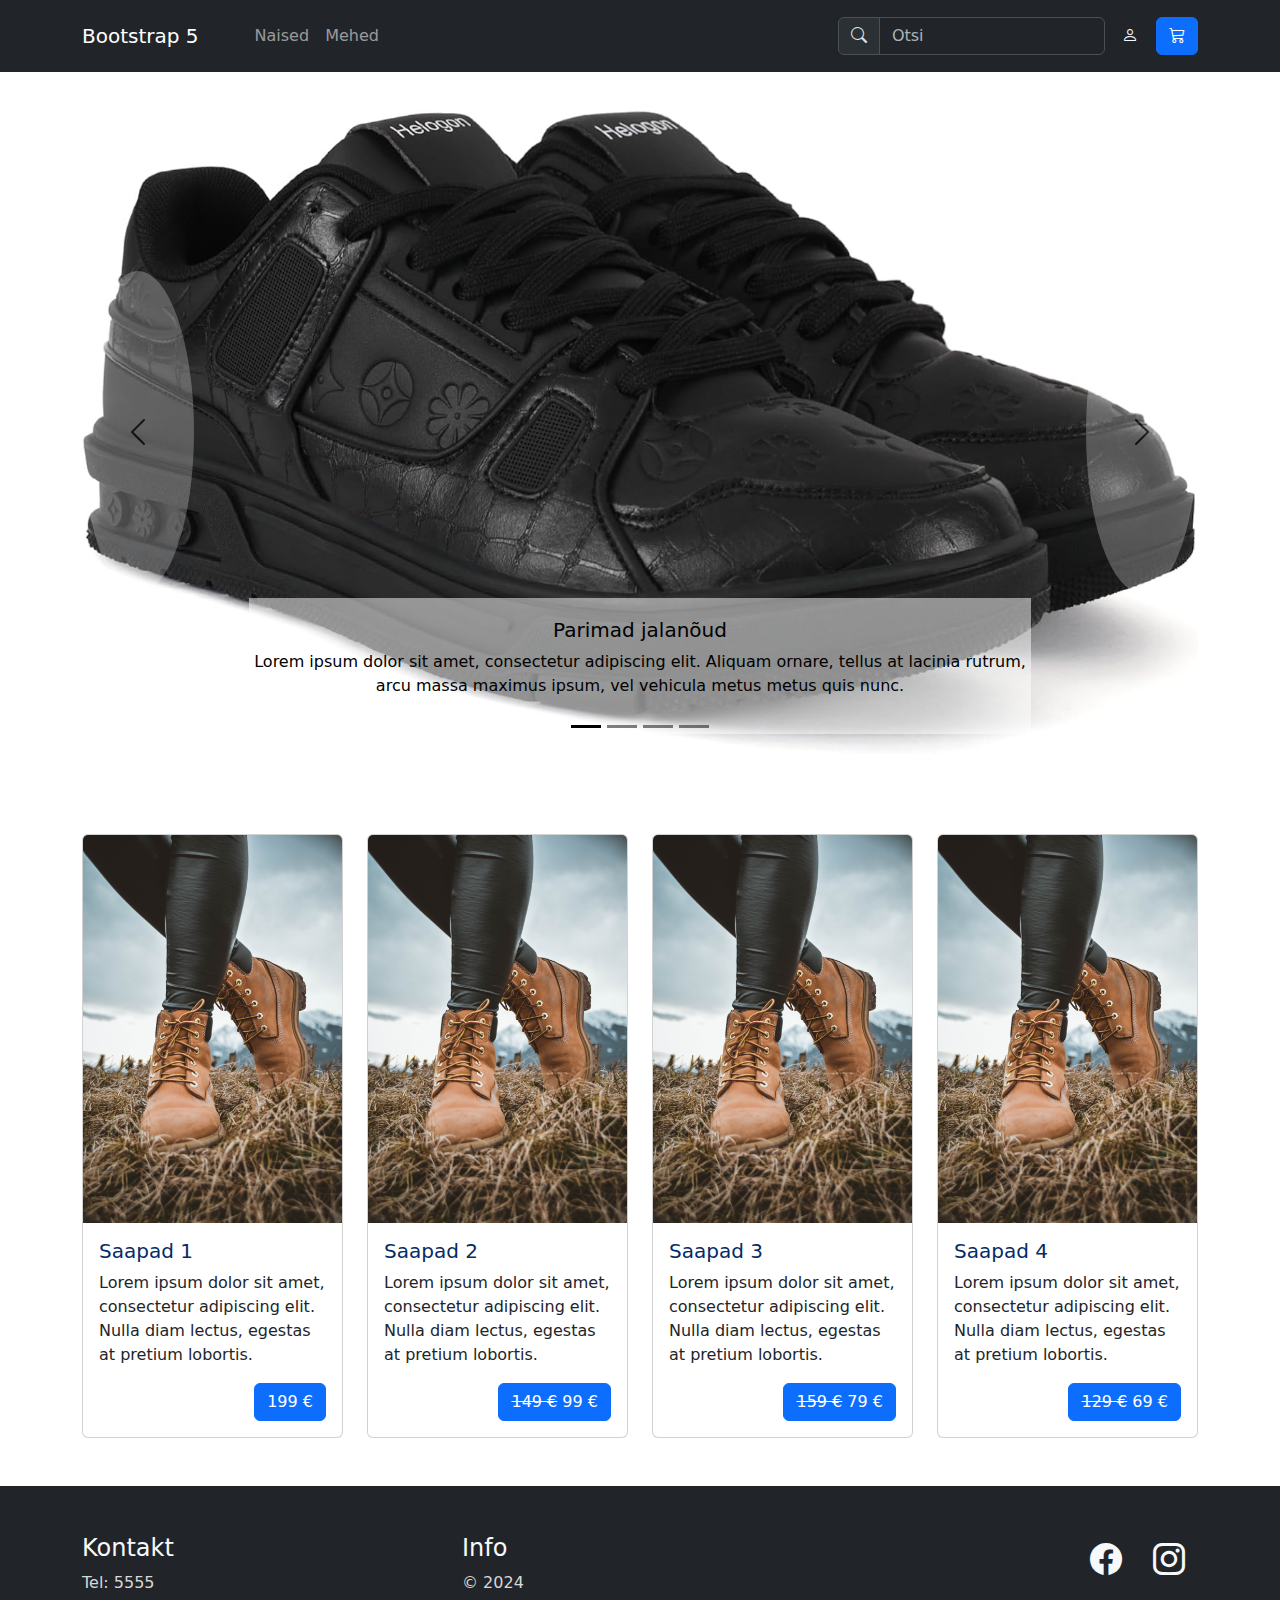
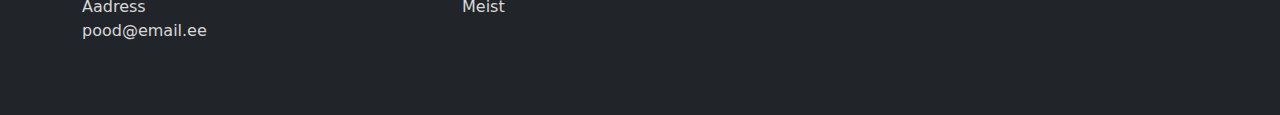
<file: index.html>
<!doctype html>
<html lang="et">

<head>
  <meta charset="utf-8">
  <meta name="viewport" content="width=device-width, initial-scale=1">
  <meta name="description" content="Ülesanne 3 Bootstrap">
  <meta name="author" content="">
  <title>Ülesanne 3 Bootstrap</title>
  <!--Bootstrap CSS-->
  <link href="https://cdn.jsdelivr.net/npm/bootstrap@5.3.3/dist/css/bootstrap.min.css" rel="stylesheet"
    integrity="sha384-QWTKZyjpPEjISv5WaRU9OFeRpok6YctnYmDr5pNlyT2bRjXh0JMhjY6hW+ALEwIH" crossorigin="anonymous">
  <!--Bootstrap ikoonid-->
  <link href="https://cdn.jsdelivr.net/npm/bootstrap-icons@1.9.1/font/bootstrap-icons.css" rel="stylesheet">
  <!--minu CSS-->
  <link rel="stylesheet" href="custom.css">
</head>

<body>
<!-- Navigatsioon --->
  <nav class="navbar navbar-expand-lg bg-dark py-3 fixed-top" data-bs-theme="dark">
    <div class="container">
      <button class="navbar-toggler" type="button" data-bs-toggle="collapse" data-bs-target="#navbarSupportedContent"
        aria-controls="navbarSupportedContent" aria-expanded="false" aria-label="Toggle navigation">
        <span class="navbar-toggler-icon"></span>
      </button>
      <a class="navbar-brand me-5" href="index.html">Bootstrap 5</a>
      <div class="collapse navbar-collapse" id="navbarSupportedContent">
        <ul class="navbar-nav me-auto">
          <li class="nav-item dropdown">
            <a class="nav-link dropdown" href="#" id="navbarDropdown" role="button" data-bs-toggle="dropdown"
              aria-expanded="false">Naised</a>
            <ul class="dropdown-menu" aria-labelledby="navbarDropdown">
              <li><a class="dropdown-item" href="#">Kingad</a></li>
              <div class="dropdown-divider"></div>
              <li><a class="dropdown-item" href="#">Saapad</a></li>
            </ul>
          </li>
          <li class="nav-item dropdown">
            <a class="nav-link dropdown" href="#" id="navbarDropdown" role="button" data-bs-toggle="dropdown"
              aria-expanded="false">Mehed</a>
            <ul class="dropdown-menu" aria-labelledby="navbarDropdown">
              <li><a class="dropdown-item" href="#">Kingad</a></li>
              <div class="dropdown-divider"></div>
              <li><a class="dropdown-item" href="#">Saapad</a></li>
            </ul>
          </li>
        </ul>
       
		<!--Otsi vorm -->
        <form class="d-flex me-1">
          <div class="input-group">
            <div class="input-group-text"><span class="bi bi-search mb-2"></span></div>
            <input class="form-control" type="search" placeholder="Otsi" aria-label="Search">
          </div>
        </form>
      </div>
      <div class="float-end">
       
	   <!--Login ikoon-->
        <button class="btn btn-link text-light" type="submit"><span class="bi bi-person"></span></button>
        
	   <!--Ostukorvi ikoon-->
     <a class="btn btn-primary" href="ostukorv.html" type="submit"><span class="bi bi-cart3"></span></button></a>
      
	  </div>
    </div>
  </nav>
  
  <!--Tee ise: siia konteinerisse lisa pildikarusell-->
  <div class="container">
    <div class="top-space"></div>
    <div class="empty-space"></div>
    <div id="carousel-main" class="carousel slide d-flex align-items-bottom" data-bs-ride="carousel" data-bs-theme="dark">
      <div class="carousel-indicators">
        <button type="button" data-bs-target="#carousel-main" data-bs-slide-to="0" class="active" aria-current="true" aria-label="Slide 1"></button>
        <button type="button" data-bs-target="#carousel-main" data-bs-slide-to="1" aria-label="Slide 2"></button>
        <button type="button" data-bs-target="#carousel-main" data-bs-slide-to="2" aria-label="Slide 3"></button>
        <button type="button" data-bs-target="#carousel-main" data-bs-slide-to="3" aria-label="Slide 4"></button>
      </div>
      <div class="carousel-inner">
        <div class="carousel-item active">
          <img src="shoes1.jpg" class="d-block w-100" alt="...">
          <div class="carousel-caption d-none d-xl-block">
            <h5>Parimad jalanõud</h5>
            <p>Lorem ipsum dolor sit amet, consectetur adipiscing elit. Aliquam ornare, tellus at lacinia rutrum, arcu massa maximus ipsum, vel vehicula metus metus quis nunc.</p>
          </div>
        </div>
        <div class="carousel-item">
          <img src="shoes1.jpg" class="d-block w-100" alt="...">
          <div class="carousel-caption d-none d-xl-block">
            <h5>Leiate kindlasti midagi endale sobivat</h5>
            <p>Lorem ipsum quis massa leo. Etiam nec varius magna. Morbi elementum diam sit amet metus fringilla gravida at molestie dolor.</p>
          </div>
        </div>
        <div class="carousel-item">
          <img src="shoes1.jpg" class="d-block w-100" alt="...">
        </div>
        <div class="carousel-item">
          <img src="shoes1.jpg" class="d-block w-100" alt="...">
        </div>
      </div>
      <button class="carousel-control-prev" type="button" data-bs-target="#carousel-main" data-bs-slide="prev">
        <span class="carousel-control-prev-icon" aria-hidden="true"></span>
        <span class="visually-hidden">Previous</span>
      </button>
      <button class="carousel-control-next" type="button" data-bs-target="#carousel-main" data-bs-slide="next">
        <span class="carousel-control-next-icon" aria-hidden="true"></span>
        <span class="visually-hidden">Next</span>
      </button>
    </div>
    <div class="top-space"></div>
  </div>
  
  <!--Tooted avalehel kaartidena-->
  <div class="container overflow-hidden">
    <div class="row g-4 row justify-content-center">
      <div class="col-xl-3 col-md-6">
        <div class="card">
          <img src="stephan-seeber-NzAfGi8XuA4-unsplash.jpg" class="card-img-top" alt="pilt">
          <div class="card-body">
            <h5 class="card-title text-primary-emphasis">Saapad 1</h5>
            <p class="card-text">Lorem ipsum dolor sit amet, consectetur adipiscing elit. Nulla diam lectus, egestas at
              pretium lobortis.</p>
            <a href="toode.html" class="btn btn-primary float-end">199 €</a>
          </div>
        </div>
      </div>
      <div class="col-xl-3 col-md-6">
        <div class="card">
          <img src="stephan-seeber-NzAfGi8XuA4-unsplash.jpg" class="card-img-top" alt="pilt">
          <div class="card-body">
            <h5 class="card-title text-primary-emphasis">Saapad 2</h5>
            <p class="card-text">Lorem ipsum dolor sit amet, consectetur adipiscing elit. Nulla diam lectus, egestas at
              pretium lobortis.</p>
            <a href="#" class="btn btn-primary float-end"><s>149 €</s> 99 € </a>
          </div>
        </div>
      </div>
      <div class="col-xl-3 col-md-6">
        <div class="card">
          <img src="stephan-seeber-NzAfGi8XuA4-unsplash.jpg" class="card-img-top" alt="pilt">
          <div class="card-body">
            <h5 class="card-title text-primary-emphasis">Saapad 3</h5>
            <p class="card-text">Lorem ipsum dolor sit amet, consectetur adipiscing elit. Nulla diam lectus, egestas at
              pretium lobortis.</p>
            <a href="#" class="btn btn-primary float-end"><s>159 €</s> 79 €</a>
          </div>
        </div>
      </div>
      <div class="col-xl-3  col-md-6">
        <div class="card">
          <img src="stephan-seeber-NzAfGi8XuA4-unsplash.jpg" class="card-img-top" alt="pilt">
          <div class="card-body">
            <h5 class="card-title text-primary-emphasis">Saapad 4</h5>
            <p class="card-text">Lorem ipsum dolor sit amet, consectetur adipiscing elit. Nulla diam lectus, egestas at
              pretium lobortis.</p>
            <a href="#" class="btn btn-primary float-end"><s>129 €</s> 69 €</a>
          </div>
        </div>
      </div>
    </div>
  </div>
  
  <!--Tee ise: kujunda siia korrektne jalus - lisa kontaktid ja sotsiaalvõrgustike lingid ikoonidega.-->
  <footer class="footer bg-dark text-light">
    <div class="container">
      <div class="row">

        <div class="col-lg">
          <div class="float-lg-start">
            <h4 class="mb-2">Kontakt</h4>
            <p class="mb-0">Tel: 5555</p>
            <p class="mb-0">Aadress</p>
            <p class="mb-4"><a href="#">pood@email.ee</a></p>
          </div>
        </div>

        <div class="col-lg">
          <div class="float-lg-start">
            <h4 class="mb-2">Info</h4>
            <p class="mb-0">© 2024</p>
            <p class="mb-4"><a href="meist.html">Meist</a></p>
          </div>
        </div>
  
        <div class="col-lg">
          <div class="float-lg-end">
            <a class="btn btn-dark text-light" href="#" type="submit"><span class="bi bi-facebook h2"></span></button></a>
            <a class="btn btn-dark text-light" href="#" type="submit"><span class="bi bi-instagram h2"></span></button></a>
          </div>
        </div>

      </div>
    </div>
  </footer>
  
  <!--Popper.js-->
  <script src="https://cdn.jsdelivr.net/npm/@popperjs/core@2.11.8/dist/umd/popper.min.js"
    integrity="sha384-I7E8VVD/ismYTF4hNIPjVp/Zjvgyol6VFvRkX/vR+Vc4jQkC+hVqc2pM8ODewa9r"
    crossorigin="anonymous"></script>
  
  <!--Bootstrap.js-->
  <script src="https://cdn.jsdelivr.net/npm/bootstrap@5.3.3/dist/js/bootstrap.min.js"
    integrity="sha384-0pUGZvbkm6XF6gxjEnlmuGrJXVbNuzT9qBBavbLwCsOGabYfZo0T0to5eqruptLy"
    crossorigin="anonymous"></script>

</body>

</html>
</file>
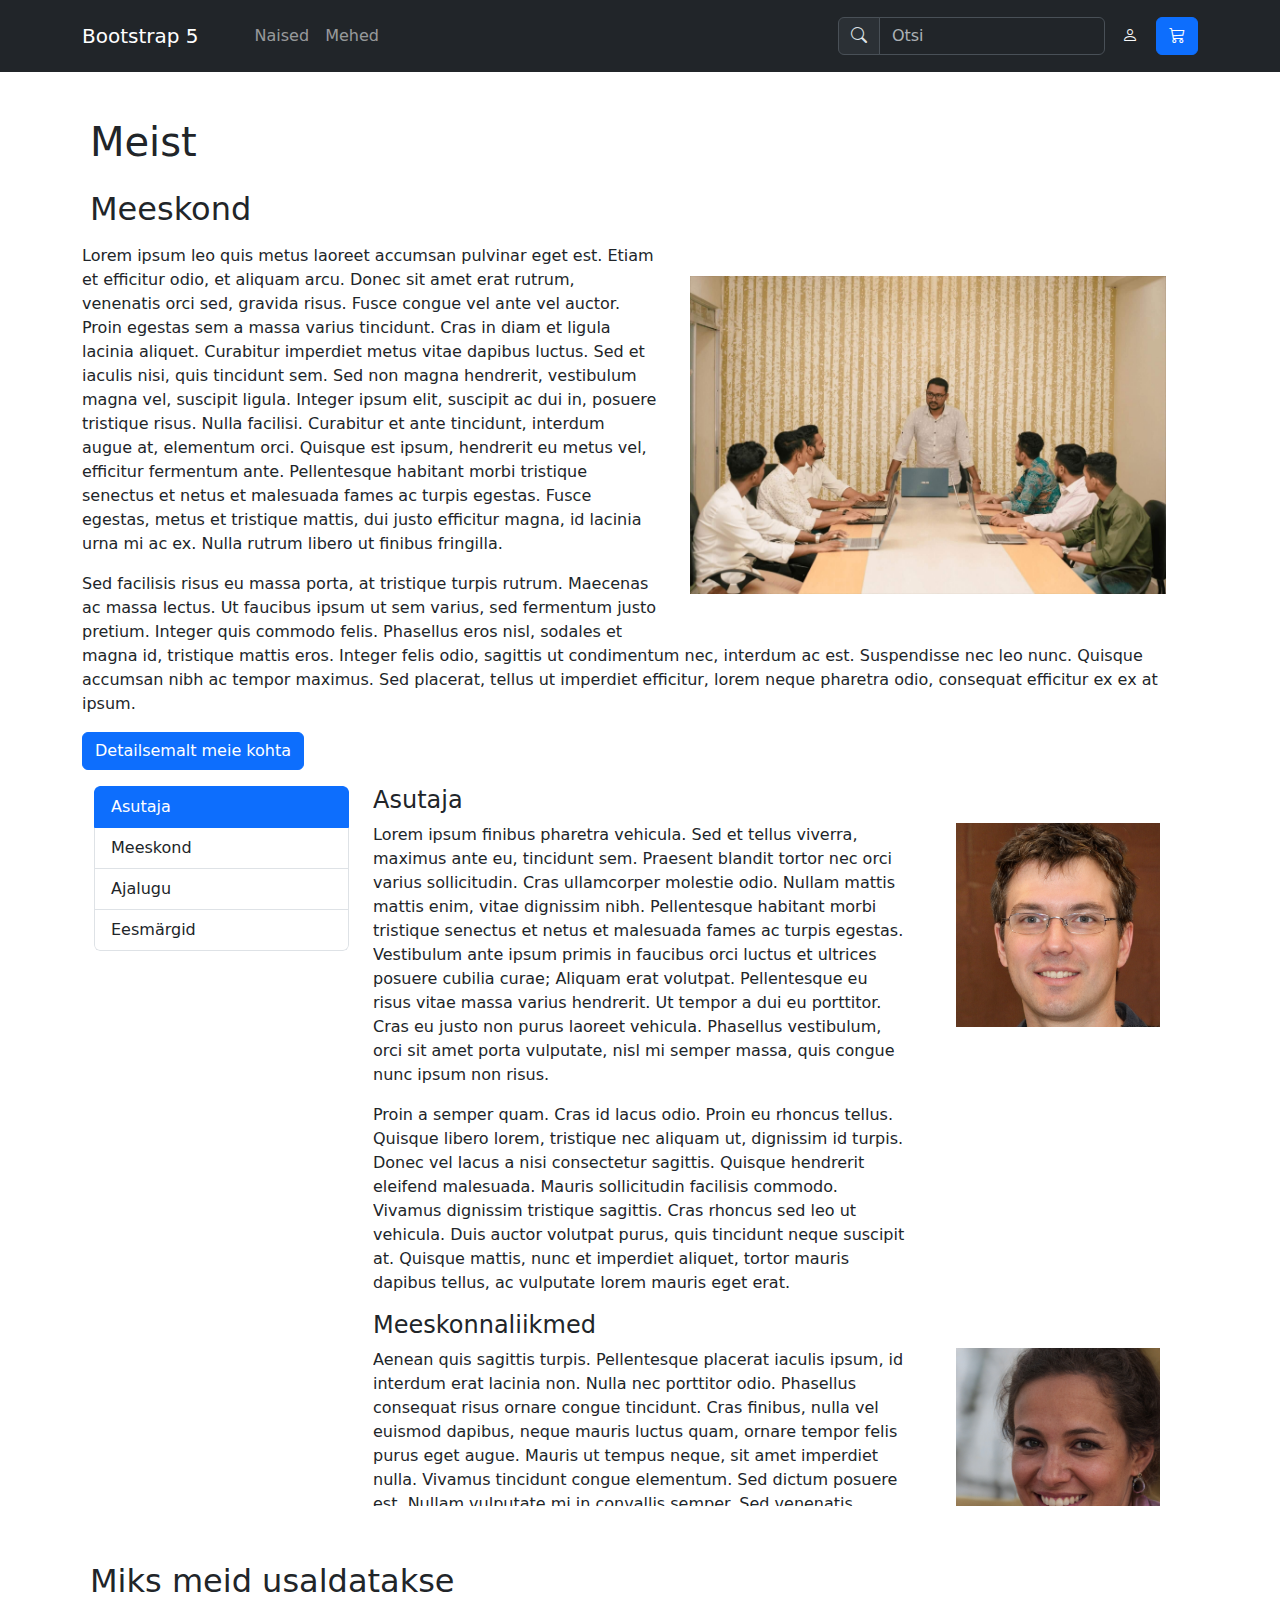
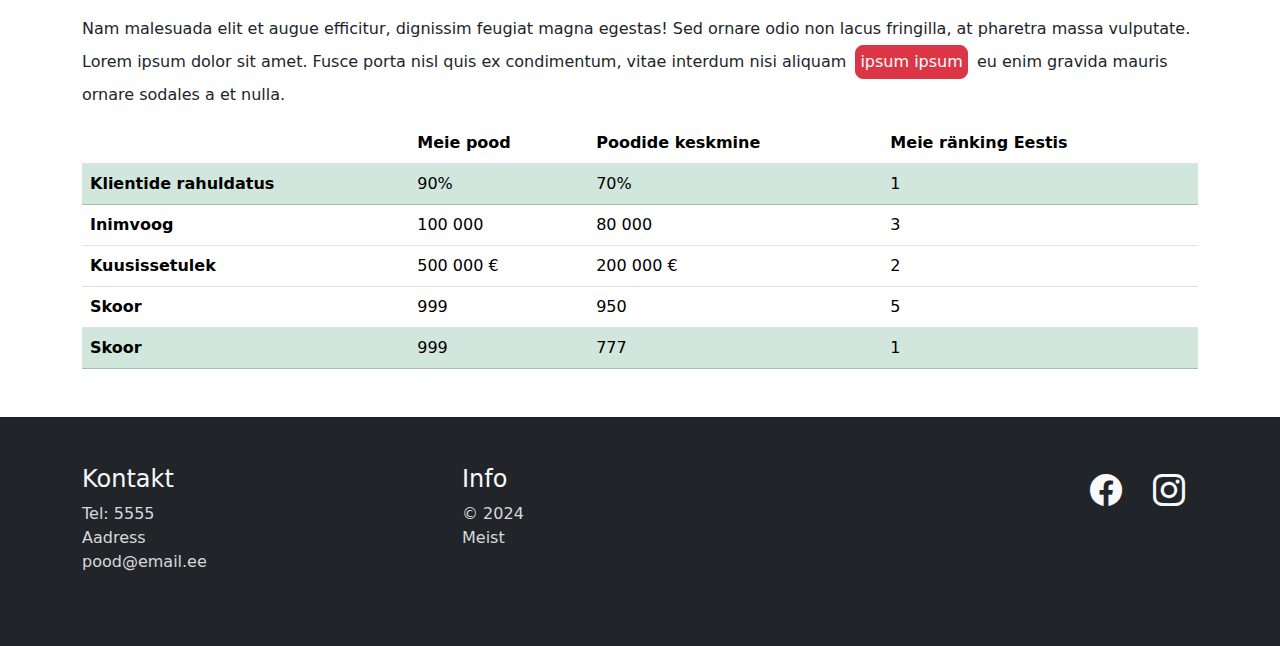
<file: meist.html>
<!doctype html>
<html lang="et">

<head>
  <meta charset="utf-8">
  <meta name="viewport" content="width=device-width, initial-scale=1">
  <meta name="description" content="Ülesanne 3 Bootstrap">
  <meta name="author" content="">
  <title>Ülesanne 3 Bootstrap</title>
  <!--Bootstrap CSS-->
  <link href="https://cdn.jsdelivr.net/npm/bootstrap@5.3.3/dist/css/bootstrap.min.css" rel="stylesheet"
    integrity="sha384-QWTKZyjpPEjISv5WaRU9OFeRpok6YctnYmDr5pNlyT2bRjXh0JMhjY6hW+ALEwIH" crossorigin="anonymous">
  <!--Bootstrap ikoonid-->
  <link href="https://cdn.jsdelivr.net/npm/bootstrap-icons@1.9.1/font/bootstrap-icons.css" rel="stylesheet">
  <!--minu CSS-->
  <link rel="stylesheet" href="custom.css">
</head>

<body>
<!-- Navigatsioon --->
  <nav class="navbar navbar-expand-lg bg-dark py-3 fixed-top" data-bs-theme="dark">
    <div class="container">
      <button class="navbar-toggler" type="button" data-bs-toggle="collapse" data-bs-target="#navbarSupportedContent"
        aria-controls="navbarSupportedContent" aria-expanded="false" aria-label="Toggle navigation">
        <span class="navbar-toggler-icon"></span>
      </button>
      <a class="navbar-brand me-5" href="index.html">Bootstrap 5</a>
      <div class="collapse navbar-collapse" id="navbarSupportedContent">
        <ul class="navbar-nav me-auto">
          <li class="nav-item dropdown">
            <a class="nav-link dropdown" href="#" id="navbarDropdown" role="button" data-bs-toggle="dropdown"
              aria-expanded="false">Naised</a>
            <ul class="dropdown-menu" aria-labelledby="navbarDropdown">
              <li><a class="dropdown-item" href="#">Kingad</a></li>
              <div class="dropdown-divider"></div>
              <li><a class="dropdown-item" href="#">Saapad</a></li>
            </ul>
          </li>
          <li class="nav-item dropdown">
            <a class="nav-link dropdown" href="#" id="navbarDropdown" role="button" data-bs-toggle="dropdown"
              aria-expanded="false">Mehed</a>
            <ul class="dropdown-menu" aria-labelledby="navbarDropdown">
              <li><a class="dropdown-item" href="#">Kingad</a></li>
              <div class="dropdown-divider"></div>
              <li><a class="dropdown-item" href="#">Saapad</a></li>
            </ul>
          </li>
        </ul>
       
		<!--Otsi vorm -->
        <form class="d-flex me-1">
          <div class="input-group">
            <div class="input-group-text"><span class="bi bi-search mb-2"></span></div>
            <input class="form-control" type="search" placeholder="Otsi" aria-label="Search">
          </div>
        </form>
      </div>
      <div class="float-end">
       
	   <!--Login ikoon-->
        <button class="btn btn-link text-light" type="submit"><span class="bi bi-person"></span></button>
        
	   <!--Ostukorvi ikoon-->
     <a class="btn btn-primary" href="ostukorv.html" type="submit"><span class="bi bi-cart3"></span></button></a>
      
	  </div>
    </div>
  </nav>
  
  <!--Tee ise: siia konteinerisse lisa pildikarusell-->
  <div class="container">
    <div class="top-space"></div>
    <div class="empty-space"></div>
    <div class="p-2">
        <h1>Meist</h1>
    </div>

    <div class="p-2">
        <h2>Meeskond</h2>
    </div>
    <img src="team.jpg" class= "about d-none d-xl-block" style="float: right">
    <p>Lorem ipsum leo quis metus laoreet accumsan pulvinar eget est. Etiam et efficitur odio, et aliquam arcu. Donec sit amet erat rutrum, venenatis orci sed, gravida risus. Fusce congue vel ante vel auctor. Proin egestas sem a massa varius tincidunt. Cras in diam et ligula lacinia aliquet. Curabitur imperdiet metus vitae dapibus luctus. Sed et iaculis nisi, quis tincidunt sem. Sed non magna hendrerit, vestibulum magna vel, suscipit ligula. Integer ipsum elit, suscipit ac dui in, posuere tristique risus. Nulla facilisi. Curabitur et ante tincidunt, interdum augue at, elementum orci. Quisque est ipsum, hendrerit eu metus vel, efficitur fermentum ante. Pellentesque habitant morbi tristique senectus et netus et malesuada fames ac turpis egestas. Fusce egestas, metus et tristique mattis, dui justo efficitur magna, id lacinia urna mi ac ex. Nulla rutrum libero ut finibus fringilla.</p>
    <p>Sed facilisis risus eu massa porta, at tristique turpis rutrum. Maecenas ac massa lectus. Ut faucibus ipsum ut sem varius, sed fermentum justo pretium. Integer quis commodo felis. Phasellus eros nisl, sodales et magna id, tristique mattis eros. Integer felis odio, sagittis ut condimentum nec, interdum ac est. Suspendisse nec leo nunc. Quisque accumsan nibh ac tempor maximus. Sed placerat, tellus ut imperdiet efficitur, lorem neque pharetra odio, consequat efficitur ex ex at ipsum.</p>

    <p class="d-inline-flex gap-1">
        <button class="btn btn-primary" type="button" data-bs-toggle="collapse" data-bs-target="#meie-kohta" aria-expanded="true" aria-controls="meie-kohta">
          Detailsemalt meie kohta
        </button>
      </p>
    <div class="collapse show" id="meie-kohta">
        <div class="container">
          
            <div class="row">
                <div class="col-3">
                  <div id="list-example" class="list-group">
                    <a class="list-group-item list-group-item-action" href="#list-item-1">Asutaja</a>
                    <a class="list-group-item list-group-item-action" href="#list-item-2">Meeskond</a>
                    <a class="list-group-item list-group-item-action" href="#list-item-3">Ajalugu</a>
                    <a class="list-group-item list-group-item-action" href="#list-item-4">Eesmärgid</a>
                  </div>
                </div>
                <div class="col-9">
                  <div data-bs-spy="scroll" data-bs-target="#list-example" data-bs-smooth-scroll="true" class="scrollspy" tabindex="0" style="max-height: 80vh; overflow: scroll;">
                    <h4 id="list-item-1">Asutaja</h4>
                        <div class="row">
                            <div class="col-lg-8">
                                <p>Lorem ipsum finibus pharetra vehicula. Sed et tellus viverra, maximus ante eu, tincidunt sem. Praesent blandit tortor nec orci varius sollicitudin. Cras ullamcorper molestie odio. Nullam mattis mattis enim, vitae dignissim nibh. Pellentesque habitant morbi tristique senectus et netus et malesuada fames ac turpis egestas. Vestibulum ante ipsum primis in faucibus orci luctus et ultrices posuere cubilia curae; Aliquam erat volutpat. Pellentesque eu risus vitae massa varius hendrerit. Ut tempor a dui eu porttitor. Cras eu justo non purus laoreet vehicula. Phasellus vestibulum, orci sit amet porta vulputate, nisl mi semper massa, quis congue nunc ipsum non risus.</p>
                                <p>Proin a semper quam. Cras id lacus odio. Proin eu rhoncus tellus. Quisque libero lorem, tristique nec aliquam ut, dignissim id turpis. Donec vel lacus a nisi consectetur sagittis. Quisque hendrerit eleifend malesuada. Mauris sollicitudin facilisis commodo. Vivamus dignissim tristique sagittis. Cras rhoncus sed leo ut vehicula. Duis auctor volutpat purus, quis tincidunt neque suscipit at. Quisque mattis, nunc et imperdiet aliquet, tortor mauris dapibus tellus, ac vulputate lorem mauris eget erat.</p>
                            </div>
                            <div class="col-lg-4">
                                <img src="person0.png" class="person-img">
                            </div>
                        </div>
                    <h4 id="list-item-2">Meeskonnaliikmed</h4>
                    <div class="row">
                        <div class="col-lg-8">
                            <p>Aenean quis sagittis turpis. Pellentesque placerat iaculis ipsum, id interdum erat lacinia non. Nulla nec porttitor odio. Phasellus consequat risus ornare congue tincidunt. Cras finibus, nulla vel euismod dapibus, neque mauris luctus quam, ornare tempor felis purus eget augue. Mauris ut tempus neque, sit amet imperdiet nulla. Vivamus tincidunt congue elementum. Sed dictum posuere est. Nullam vulputate mi in convallis semper. Sed venenatis semper consectetur. Nullam nec blandit justo. Vestibulum vulputate, nisl et lobortis iaculis, justo est posuere ex, quis volutpat diam massa quis lectus. Nunc quam lectus, malesuada a dapibus ac, pulvinar at lacus. Nullam a massa in nulla porta mollis. Quisque dictum urna sed arcu cursus pharetra.</p>
                        </div>
                        <div class="col-lg-4">
                            <img src="person1.jpg" class="person-img">
                        </div>
                    </div>

                    <div class="row">
                        <div class="col-lg-8">
                            <p>Aenean felis nunc, facilisis ut placerat a, ullamcorper ut velit. Vestibulum eleifend, ex in pellentesque auctor, sapien mi bibendum leo, ac aliquet dui nulla aliquet tortor. Mauris malesuada ante eget dui finibus, vitae tincidunt lorem efficitur. Cras vitae erat non elit consequat posuere in in augue. Suspendisse potenti. Phasellus commodo molestie odio, ut condimentum arcu tristique eget. Morbi sed velit sed enim sodales feugiat. Sed a aliquet libero. Morbi eget gravida ante. Vivamus rutrum diam eu erat gravida tempor. Nam ac ex porta, facilisis turpis pretium, rhoncus augue.</p>
                        </div>
                        <div class="col-lg-4">
                            <img src="person2.jpg" class="person-img">
                        </div>
                    </div>

                    <div class="row">
                        <div class="col-lg-8">
                            <p>Praesent vitae est non risus ultrices dignissim. Donec porttitor et mauris eu pretium. Curabitur dignissim, risus in sagittis pretium, sapien metus facilisis ex, id aliquam dolor est sagittis elit. Aliquam augue metus, hendrerit sit amet felis eget, porttitor ornare enim. Duis leo felis, varius vel eros a, tristique congue lacus. Duis justo neque, aliquet ut vestibulum nec, tincidunt ac tortor. Fusce tortor orci, molestie vitae est non, pharetra posuere metus. Morbi eu eleifend neque. In blandit mattis placerat. Donec lobortis mollis ligula in venenatis. Proin ac mi volutpat, feugiat eros et, elementum ex. Lorem ipsum dolor sit amet, consectetur adipiscing elit. Cras ac odio quam. Suspendisse blandit hendrerit ex eget imperdiet. In mollis porttitor nulla in bibendum.</p>
                        </div>
                        <div class="col-lg-4">
                            <img src="person3.jpg" class="person-img">
                        </div>
                    </div>

                    <div class="row">
                        <div class="col-lg-8">
                            <p>Nullam congue volutpat mi, eget ultrices tortor porta vitae. Phasellus ac molestie purus. Etiam porttitor sem eget lacus lacinia, scelerisque aliquam urna eleifend. Curabitur lobortis ornare porttitor. Phasellus massa lacus, congue id elit a, efficitur facilisis magna. Duis ut nunc at libero molestie malesuada. Nulla volutpat mauris in libero ultricies, tristique pretium enim cursus.</p>
                            <p>Suspendisse potenti. Phasellus malesuada lorem nec felis commodo finibus. Sed placerat eleifend ipsum quis fringilla. Nulla molestie consequat lacus a aliquet. Maecenas mattis vitae velit ac maximus. Sed eleifend lorem eget tincidunt interdum. Phasellus hendrerit vehicula ipsum sed rhoncus. Maecenas congue velit ante, nec condimentum est elementum nec. Nam laoreet, risus a venenatis porta, dolor ante luctus ipsum, vitae feugiat turpis ipsum eu ante. Aliquam id lacus nisi. Ut malesuada feugiat interdum.</p>
                        </div>
                        <div class="col-lg-4">
                            <img src="person4.png" class="person-img">
                        </div>
                    </div>

                    <h4 id="list-item-3">Ajalugu</h4>
                    <p>Phasellus id ipsum a ipsum suscipit varius at a est. Aenean tempor accumsan luctus. Ut imperdiet enim sollicitudin commodo lobortis. Sed ullamcorper lectus mauris, a sodales tellus laoreet a. Sed consequat luctus vehicula. Phasellus accumsan nisi sit amet nibh rutrum condimentum. Vestibulum et pharetra nunc. Nunc efficitur, mauris id rutrum porttitor, leo orci mollis velit, a dictum nisi mi eu leo. Phasellus id pharetra neque. Vivamus accumsan consequat tellus, eu vehicula nulla venenatis vel. Nunc laoreet facilisis leo, quis rutrum velit. Cras cursus, elit sed aliquet mollis, ante dui maximus lorem, in placerat neque eros ut magna. Suspendisse fringilla mauris vel aliquam tincidunt. Pellentesque habitant morbi tristique senectus et netus et malesuada fames ac turpis egestas.</p>
                    <p>Morbi quam dui, egestas et rutrum ut, posuere sit amet dui. Vestibulum facilisis, massa vel ullamcorper faucibus, metus mi placerat elit, sed molestie ipsum dui nec tellus. Nunc gravida vel mauris quis maximus. Morbi vitae dui aliquet, bibendum tellus non, hendrerit nisl. Ut eu finibus justo, nec vestibulum nulla. Praesent convallis ullamcorper dui, at posuere dui ullamcorper ut. Donec eget nibh est. Quisque convallis lorem felis, nec aliquam augue tempus a. Suspendisse ut nunc facilisis, tempus nisi at, scelerisque lorem. Pellentesque commodo sed mauris vel molestie.</p>
                    <h4 id="list-item-4">Eesmärgid</h4>
                    <p>Phasellus id ipsum a ipsum suscipit varius at a est. Aenean tempor accumsan luctus. Ut imperdiet enim sollicitudin commodo lobortis. Sed ullamcorper lectus mauris, a sodales tellus laoreet a. Sed consequat luctus vehicula. Phasellus accumsan nisi sit amet nibh rutrum condimentum. Vestibulum et pharetra nunc. Nunc efficitur, mauris id rutrum porttitor, leo orci mollis velit, a dictum nisi mi eu leo. Phasellus id pharetra neque. Vivamus accumsan consequat tellus, eu vehicula nulla venenatis vel. Nunc laoreet facilisis leo, quis rutrum velit. Cras cursus, elit sed aliquet mollis, ante dui maximus lorem, in placerat neque eros ut magna. Suspendisse fringilla mauris vel aliquam tincidunt. Pellentesque habitant morbi tristique senectus et netus et malesuada fames ac turpis egestas.</p>
                  </div>
                </div>
              </div>



        </div>
    </div>

    <div class="p-2 mt-5">
        <h2>Miks meid usaldatakse</h2>
    </div>

    
    <p>Nam malesuada elit et augue efficitur, dignissim feugiat magna egestas! Sed ornare odio non lacus fringilla, at pharetra massa vulputate. Lorem ipsum dolor sit amet. Fusce porta nisl quis ex condimentum, vitae interdum nisi aliquam
        <button type="button" class="btn btn-lg btn-danger fs-6 m-1 p-1" data-bs-toggle="popover" data-bs-title="Meie saladus" data-bs-content="Väga kvaliteetsed saapad!" data-bs-placement="bottom">ipsum ipsum</button>
        eu enim gravida mauris ornare sodales a et nulla.
    </p>
    


    <table class="table">
        <thead>
          <tr>
            <th scope="col"></th>
            <th scope="col">Meie pood</th>
            <th scope="col">Poodide keskmine</th>
            <th scope="col">Meie ränking Eestis</th>
          </tr>
        </thead>
        <tbody>
          <tr class="table-success">
            <th scope="row">Klientide rahuldatus</th>
            <td>90%</td>
            <td>70%</td>
            <td>1</td>
          </tr>
          <tr>
            <th scope="row">Inimvoog</th>
            <td>100 000</td>
            <td>80 000</td>
            <td>3</td>
          </tr>
          <tr>
            <th scope="row">Kuusissetulek</th>
            <td>500 000 €</td>
            <td>200 000 €</td>
            <td>2</td>
          </tr>
          <tr>
            <th scope="row">Skoor</th>
            <td>999</td>
            <td>950</td>
            <td>5</td>
          </tr>
          <tr class="table-success">
            <th scope="row">Skoor</th>
            <td>999</td>
            <td>777</td>
            <td>1</td>
          </tr>
        </tbody>
      </table>
    

  </div>
  
  
  <!--Tee ise: kujunda siia korrektne jalus - lisa kontaktid ja sotsiaalvõrgustike lingid ikoonidega.-->
  <footer class="footer bg-dark text-light">
    <div class="container">
      <div class="row">

        <div class="col-lg">
          <div class="float-lg-start">
            <h4 class="mb-2">Kontakt</h4>
            <p class="mb-0">Tel: 5555</p>
            <p class="mb-0">Aadress</p>
            <p class="mb-4"><a href="#">pood@email.ee</a></p>
          </div>
        </div>

        <div class="col-lg">
          <div class="float-lg-start">
            <h4 class="mb-2">Info</h4>
            <p class="mb-0">© 2024</p>
            <p class="mb-4"><a href="#">Meist</a></p>
          </div>
        </div>
  
        <div class="col-lg">
          <div class="float-lg-end">
            <a class="btn btn-dark text-light" href="#" type="submit"><span class="bi bi-facebook h2"></span></button></a>
            <a class="btn btn-dark text-light" href="#" type="submit"><span class="bi bi-instagram h2"></span></button></a>
          </div>
        </div>

      </div>
    </div>
  </footer>
  
  <!--Popper.js-->
  <script src="https://cdn.jsdelivr.net/npm/@popperjs/core@2.11.8/dist/umd/popper.min.js"
    integrity="sha384-I7E8VVD/ismYTF4hNIPjVp/Zjvgyol6VFvRkX/vR+Vc4jQkC+hVqc2pM8ODewa9r"
    crossorigin="anonymous"></script>
  
  <!--Bootstrap.js-->
  <script src="https://cdn.jsdelivr.net/npm/bootstrap@5.3.3/dist/js/bootstrap.min.js"
    integrity="sha384-0pUGZvbkm6XF6gxjEnlmuGrJXVbNuzT9qBBavbLwCsOGabYfZo0T0to5eqruptLy"
    crossorigin="anonymous"></script>

    <script>
        const popoverTriggerList = document.querySelectorAll('[data-bs-toggle="popover"]')
        const popoverList = [...popoverTriggerList].map(popoverTriggerEl => new bootstrap.Popover(popoverTriggerEl))
    </script>

</body>

</html>
</file>
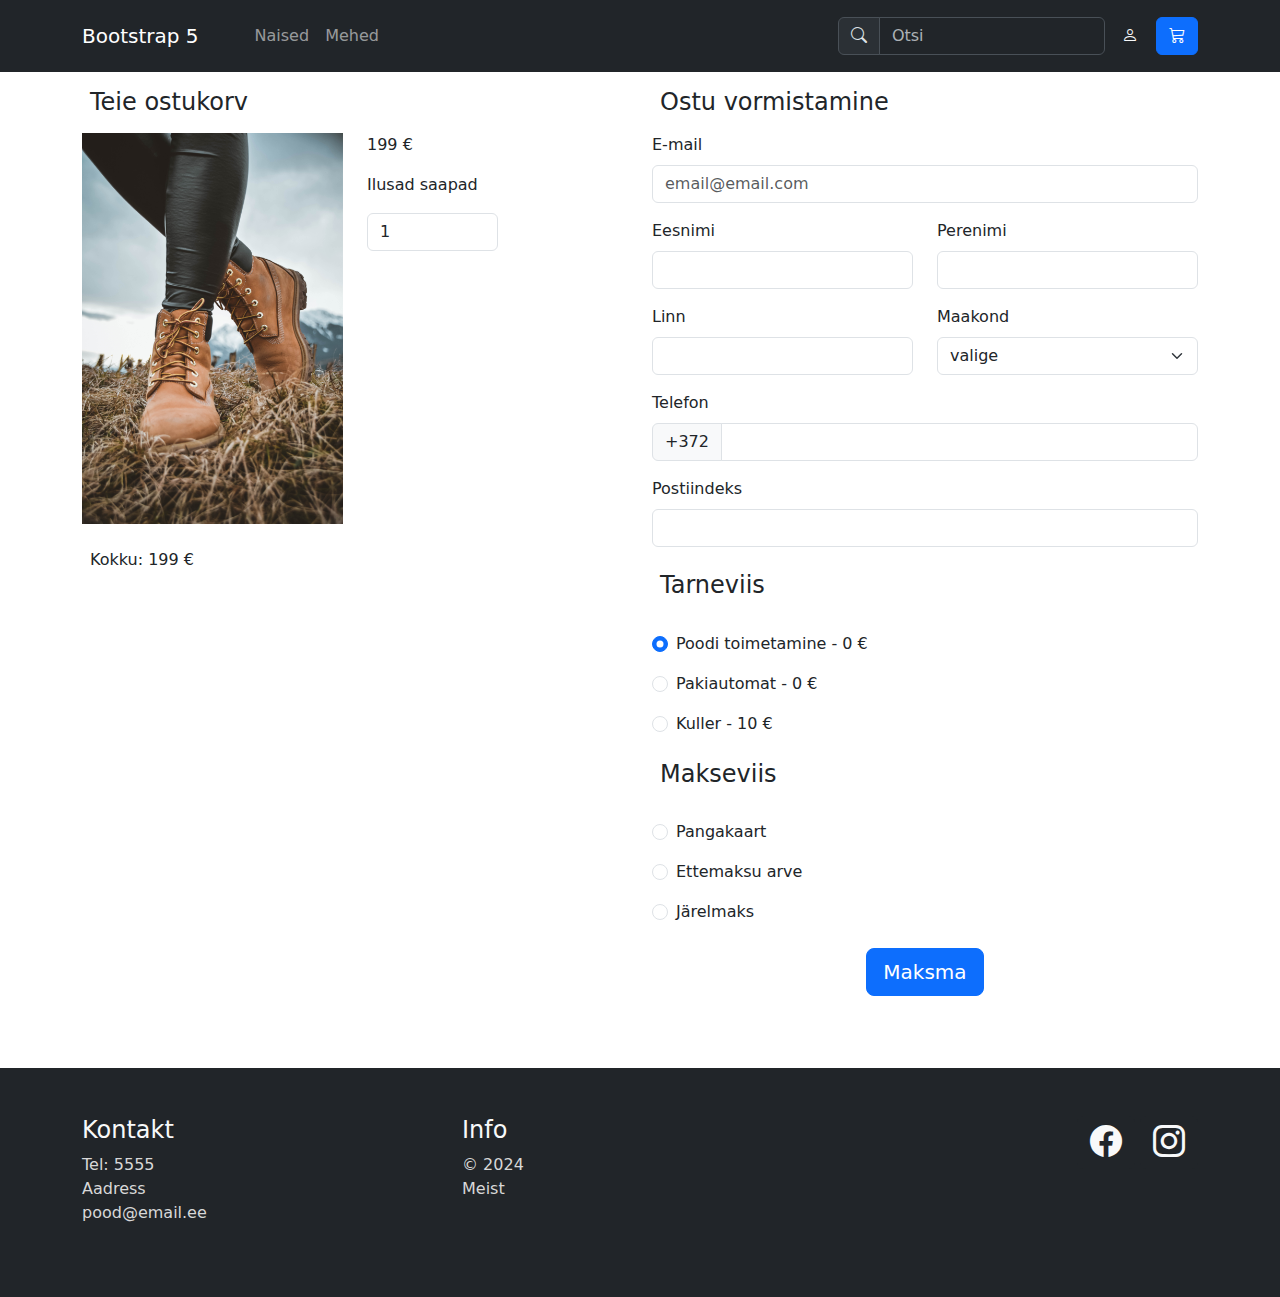
<file: ostukorv.html>
<!doctype html>
<html lang="et">

<head>
  <meta charset="utf-8">
  <meta name="viewport" content="width=device-width, initial-scale=1">
  <meta name="description" content="Ülesanne 3 Bootstrap">
  <meta name="author" content="">
  <title>Ülesanne 3 Bootstrap</title>
  <!--Bootstrap CSS-->
  <link href="https://cdn.jsdelivr.net/npm/bootstrap@5.3.3/dist/css/bootstrap.min.css" rel="stylesheet"
    integrity="sha384-QWTKZyjpPEjISv5WaRU9OFeRpok6YctnYmDr5pNlyT2bRjXh0JMhjY6hW+ALEwIH" crossorigin="anonymous">
  <!--Bootstrap ikoonid-->
  <link href="https://cdn.jsdelivr.net/npm/bootstrap-icons@1.9.1/font/bootstrap-icons.css" rel="stylesheet">
  <!--minu CSS-->
  <link rel="stylesheet" href="custom.css">
  
</head>

<body>
  <!-- Navigatsioon --->
  <nav class="navbar navbar-expand-lg bg-dark py-3 fixed-top" data-bs-theme="dark">
    <div class="container">
      <button class="navbar-toggler" type="button" data-bs-toggle="collapse" data-bs-target="#navbarSupportedContent"
        aria-controls="navbarSupportedContent" aria-expanded="false" aria-label="Toggle navigation">
        <span class="navbar-toggler-icon"></span>
      </button>
      <a class="navbar-brand me-5" href="index.html">Bootstrap 5</a>
      <div class="collapse navbar-collapse" id="navbarSupportedContent">
        <ul class="navbar-nav me-auto">
          <li class="nav-item dropdown">
            <a class="nav-link dropdown" href="#" id="navbarDropdown" role="button" data-bs-toggle="dropdown"
              aria-expanded="false">Naised</a>
            <ul class="dropdown-menu" aria-labelledby="navbarDropdown">
              <li><a class="dropdown-item" href="#">Kingad</a></li>
              <div class="dropdown-divider"></div>
              <li><a class="dropdown-item" href="#">Saapad</a></li>
            </ul>
          </li>
          <li class="nav-item dropdown">
            <a class="nav-link dropdown" href="#" id="navbarDropdown" role="button" data-bs-toggle="dropdown"
              aria-expanded="false">Mehed</a>
            <ul class="dropdown-menu" aria-labelledby="navbarDropdown">
              <li><a class="dropdown-item" href="#">Kingad</a></li>
              <div class="dropdown-divider"></div>
              <li><a class="dropdown-item" href="#">Saapad</a></li>
            </ul>
          </li>
        </ul>
        
		<!--Otsi vorm -->
        <form class="d-flex me-1">
          <div class="input-group">
            <div class="input-group-text"><span class="bi bi-search mb-2"></span></div>
            <input class="form-control" type="search" placeholder="Otsi" aria-label="Search">
          </div>
        </form>
      </div>
      <div class="float-end">
       
	   <!--Login ikoon-->
        <button class="btn btn-link text-light" type="submit"><span class="bi bi-person"></span></button>
       
	   <!--Ostukorvi ikoon-->
        <a class="btn btn-primary" href="ostukorv.html" type="submit"><span class="bi bi-cart3"></span></button></a>
      </div>
    </div>
  </nav>
  <section>
    <div class="container">
      <div class="top-space"></div>
      <div class="row align-items-start">
        <div class="col-lg-6 d-flex align-items-start flex-column">
          <div class="mb-auto p-2">
            <h4>Teie ostukorv</h4>
          </div>
          <div class="mb-auto row">
            <div class="col-lg-6">
              <img src="stephan-seeber-NzAfGi8XuA4-unsplash.jpg" width="100%">
            </div>
            <div class="col-lg-6">
              <p>199 &#8364;</p>
              <p>Ilusad saapad</p>
              <select class="form-control col-lg-6 form-sm w-50" id="kogus">
                <option>0</option>
                <option selected="selected">1</option>
                <option>2</option>
                <option>3</option>
              </select>
              <br />
            </div>
          </div>
          <div class="p-2 mt-3">
            <p>Kokku: 199 &#8364;</span></p>
          </div>
          
        </div>
        <div class="col-lg-6 d-flex flex-column">
          <!--Tee ise: korrasta (lisa) ostukorvi vormi nii, et sellel oleks väljad kasutaja andmete jaoks, makse ja tarneviisi valik ning ostukorv oleks kujundatud järgides kasutajaliidese disaini põhimõtteid.-->
          <div class="p-2">
            <h4>Ostu vormistamine</h4>
          </div>

          <div class="mb-3">
            <label for="sisend-email" class="form-label">E-mail</label>
            <input type="email" class="form-control" id="sisend-email" placeholder="email@email.com">
          </div>

          <div class="row">
            <div class="mb-3 col-lg-6">
              <label for="sisend-nimi" class="form-label">Eesnimi</label>
              <input type="email" class="form-control" id="sisend-nimi">
            </div>
            <div class="mb-3 col-lg-6">
              <label for="sisend-perenimi" class="form-label">Perenimi</label>
              <input type="email" class="form-control" id="sisend-perenimi">
            </div>
          </div>

          <div class="row">
            <div class="mb-3 col-lg-6">
              <label for="sisend-linn" class="form-label">Linn</label>
              <input type="email" class="form-control" id="sisend-linn">
            </div>
            <div class="mb-3 col-lg-6">
              <label for="sisend-linn" class="form-label">Maakond</label>
              <select class="form-select" aria-label="Default select example">
                <option selected>valige</option>
                <option value="1">Harjumaa</option>
                <option value="2">Hiiumaa</option>
                <option value="3">Ida-Virumaa</option>
                <option value="4">Järvamaa</option>
                <option value="5">Jõgevamaa</option>
                <option value="6">Lääne-Virumaa</option>
                <option value="7">Läänemaa</option>
                <option value="8">Pärnumaa</option>
                <option value="9">Põlvamaa</option>
                <option value="10">Raplamaa</option>
                <option value="11">Saaremaa</option>
                <option value="12">Tartumaa</option>
                <option value="13">Valgamaa</option>
                <option value="14">Viljandimaa</option>
                <option value="15">Võrumaa</option>
              </select>
            </div>
          </div>

          <label class="form-label">Telefon</label>
          <div class="input-group mb-3">
            <span class="input-group-text" id="basic-addon1">+372</span>
            <input type="text" class="form-control" aria-label="Telefon" aria-describedby="basic-addon1">
          </div>

          <div class="mb-3">
            <label for="sisend-post" class="form-label">Postiindeks</label>
            <input type="email" class="form-control" id="sisend-post">
          </div>

          <div class="p-2 mb-3">
            <h4>Tarneviis</h4>
          </div>

          <div class="form-check mb-3">
            <input class="form-check-input" type="radio" name="valik-tarneviis" id="valik-tarneviis-1" checked>
            <label class="form-check-label" for="valik-tarneviis-1">Poodi toimetamine - 0 €</label>
          </div>
          <div class="form-check mb-3">
            <input class="form-check-input" type="radio" name="valik-tarneviis" id="valik-tarneviis-2">
            <label class="form-check-label" for="valik-tarneviis-2">Pakiautomat - 0 €</label>
          </div>
          <div class="form-check mb-3">
            <input class="form-check-input" type="radio" name="valik-tarneviis" id="valik-tarneviis-3">
            <label class="form-check-label" for="valik-tarneviis-3">Kuller - 10 €</label>
          </div>

          <div class="p-2 mb-3">
            <h4>Makseviis</h4>
          </div>

          <div class="form-check mb-3">
            <input class="form-check-input" type="radio" name="valik-makseviis" id="valik-makseviis-1">
            <label class="form-check-label" for="valik-makseviis-1">Pangakaart</label>
          </div>
          <div class="form-check mb-3">
            <input class="form-check-input" type="radio" name="valik-makseviis" id="valik-makseviis-2">
            <label class="form-check-label" for="valik-makseviis-2">Ettemaksu arve</label>
          </div>
          <div class="form-check mb-3">
            <input class="form-check-input" type="radio" name="valik-makseviis" id="valik-makseviis-3">
            <label class="form-check-label" for="valik-makseviis-3">Järelmaks</label>
          </div>

          <div class="p-2 mx-auto">
            <a href="#" class="btn btn-primary btn-lg mb-3">Maksma</a>
          </div>

        </div>
      </div>
    </div>
  </section>

  
  <!--Tee ise: kujunda siia korrektne jalus - lisa kontaktid ja sotsiaalvõrgustike lingid ikoonidega.-->
  <footer class="footer bg-dark text-light">
    <div class="container">
      <div class="row">

        <div class="col-lg">
          <div class="float-lg-start">
            <h4 class="mb-2">Kontakt</h4>
            <p class="mb-0">Tel: 5555</p>
            <p class="mb-0">Aadress</p>
            <p class="mb-4"><a href="#">pood@email.ee</a></p>
          </div>
        </div>

        <div class="col-lg">
          <div class="float-lg-start">
            <h4 class="mb-2">Info</h4>
            <p class="mb-0">© 2024</p>
            <p class="mb-4"><a href="meist.html">Meist</a></p>
          </div>
        </div>
  
        <div class="col-lg">
          <div class="float-lg-end">
            <a class="btn btn-dark text-light" href="#" type="submit"><span class="bi bi-facebook h2"></span></button></a>
            <a class="btn btn-dark text-light" href="#" type="submit"><span class="bi bi-instagram h2"></span></button></a>
          </div>
        </div>

      </div>
    </div>
  </footer>
  
  <!--Popper.js-->
  <script src="https://cdn.jsdelivr.net/npm/@popperjs/core@2.11.8/dist/umd/popper.min.js"
    integrity="sha384-I7E8VVD/ismYTF4hNIPjVp/Zjvgyol6VFvRkX/vR+Vc4jQkC+hVqc2pM8ODewa9r"
    crossorigin="anonymous"></script>
	
  <!--Bootstrap.js-->
  <script src="https://cdn.jsdelivr.net/npm/bootstrap@5.3.3/dist/js/bootstrap.min.js"
    integrity="sha384-0pUGZvbkm6XF6gxjEnlmuGrJXVbNuzT9qBBavbLwCsOGabYfZo0T0to5eqruptLy"
    crossorigin="anonymous"></script>
</body>

</html>
</file>
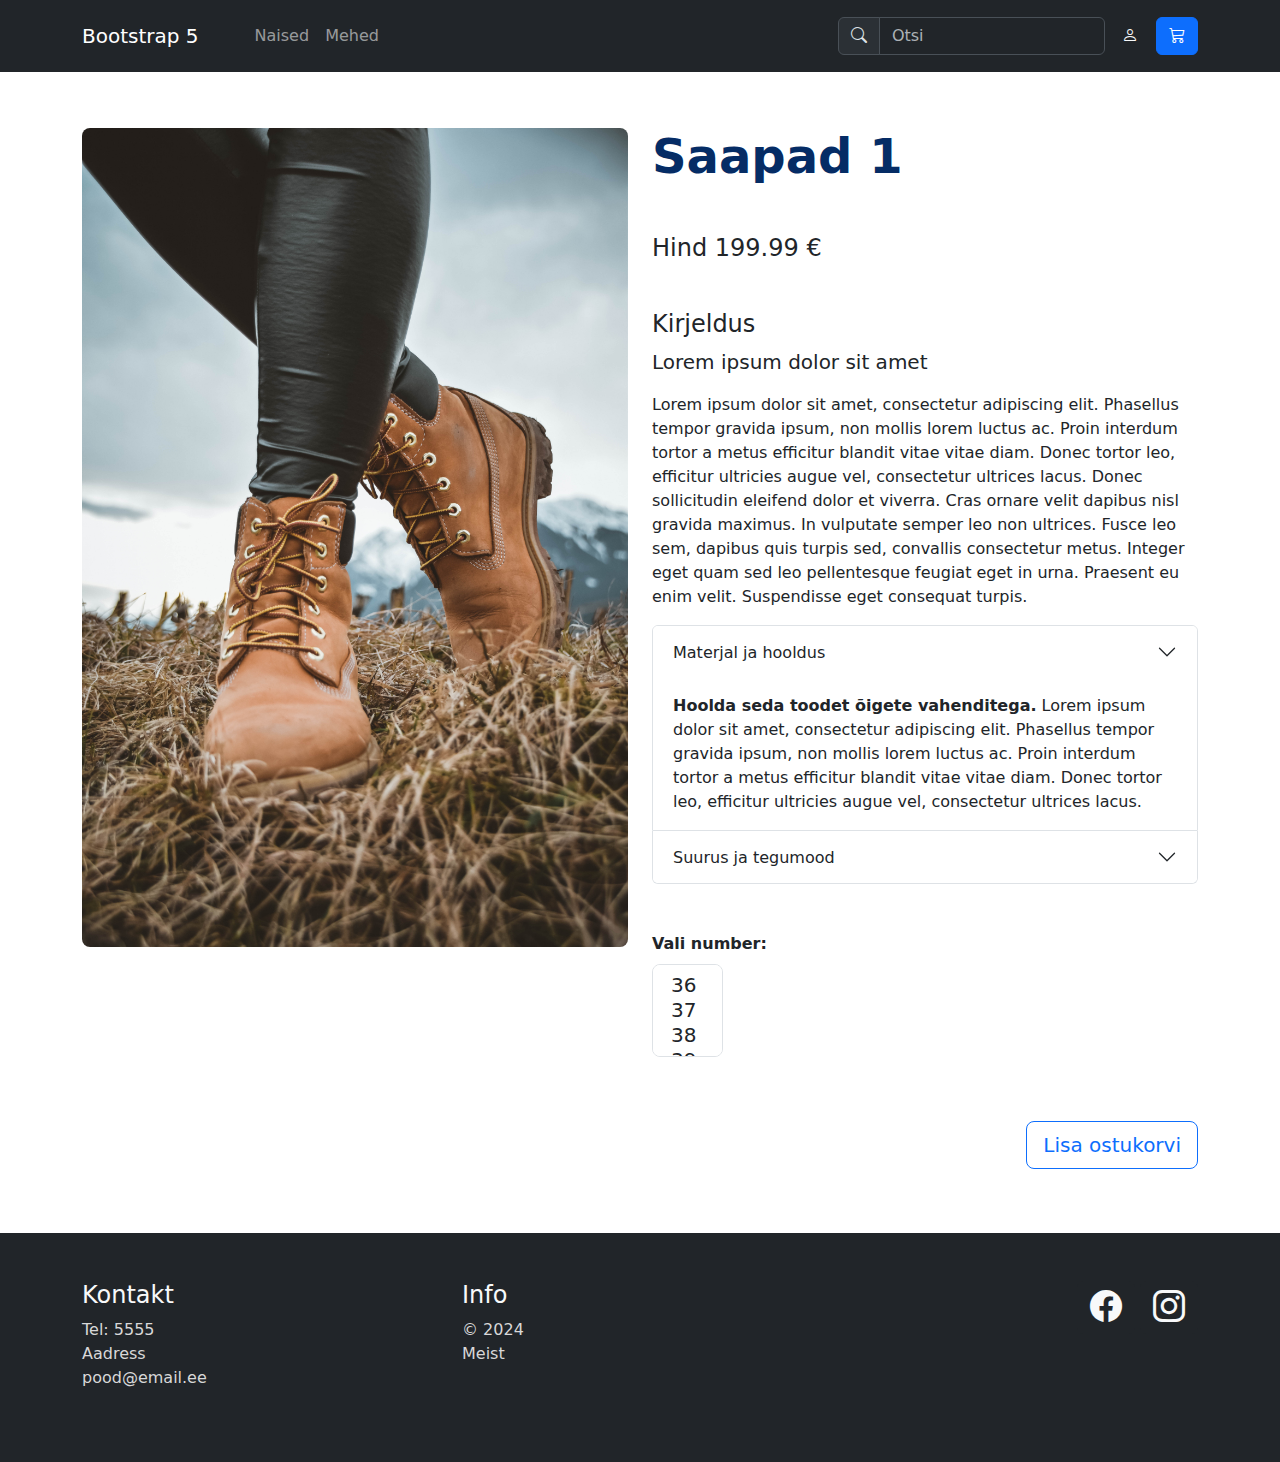
<file: toode.html>
<!doctype html>
<html lang="et">

<head>
  <meta charset="utf-8">
  <meta name="viewport" content="width=device-width, initial-scale=1">
  <meta name="description" content="Ülesanne 3 Bootstrap">
  <meta name="author" content="">
  <title>Ülesanne 3 Bootstrap</title>
  <!--Bootstrap CSS-->
  <link href="https://cdn.jsdelivr.net/npm/bootstrap@5.3.3/dist/css/bootstrap.min.css" rel="stylesheet"
    integrity="sha384-QWTKZyjpPEjISv5WaRU9OFeRpok6YctnYmDr5pNlyT2bRjXh0JMhjY6hW+ALEwIH" crossorigin="anonymous">
  <!--Bootstrap ikoonid-->
  <link href="https://cdn.jsdelivr.net/npm/bootstrap-icons@1.9.1/font/bootstrap-icons.css" rel="stylesheet">
  <!--minu CSS-->
  <link rel="stylesheet" href="custom.css">
 
</head>

<body>
<!-- Navigatsioon --->
  <nav class="navbar navbar-expand-lg bg-dark py-3 fixed-top" data-bs-theme="dark">
    <div class="container">
      <button class="navbar-toggler" type="button" data-bs-toggle="collapse" data-bs-target="#navbarSupportedContent"
        aria-controls="navbarSupportedContent" aria-expanded="false" aria-label="Toggle navigation">
        <span class="navbar-toggler-icon"></span>
      </button>
      <a class="navbar-brand me-5" href="index.html">Bootstrap 5</a>
      <div class="collapse navbar-collapse" id="navbarSupportedContent">
        <ul class="navbar-nav me-auto">
          <li class="nav-item dropdown">
            <a class="nav-link dropdown" href="#" id="navbarDropdown" role="button" data-bs-toggle="dropdown"
              aria-expanded="false">Naised</a>
            <ul class="dropdown-menu" aria-labelledby="navbarDropdown">
              <li><a class="dropdown-item" href="#">Kingad</a></li>
              <div class="dropdown-divider"></div>
              <li><a class="dropdown-item" href="#">Saapad</a></li>
            </ul>
          </li>
          <li class="nav-item dropdown">
            <a class="nav-link dropdown" href="#" id="navbarDropdown" role="button" data-bs-toggle="dropdown"
              aria-expanded="false">Mehed</a>
            <ul class="dropdown-menu" aria-labelledby="navbarDropdown">
              <li><a class="dropdown-item" href="#">Kingad</a></li>
              <div class="dropdown-divider"></div>
              <li><a class="dropdown-item" href="#">Saapad</a></li>
            </ul>
          </li>
        </ul>
       
	   <!--Otsi vorm -->
        <form class="d-flex me-1">
          <div class="input-group">
            <div class="input-group-text"><span class="bi bi-search mb-2"></span></div>
            <input class="form-control" type="search" placeholder="Otsi" aria-label="Search">
          </div>
        </form>
      </div>
      <div class="float-end">
      
	  <!--Login ikoon-->
        <button class="btn btn-link text-light" type="submit"><span class="bi bi-person"></span></button>
      
	  <!--Ostukorvi ikoon-->
        <a class="btn btn-primary" href="ostukorv.html" type="submit"><span class="bi bi-cart3"></span></button></a>
      </div>
    </div>
  </nav>
  <section>
    <div class="container">
      <div class="top-space"></div>
      <div class="row mt-5">
        <div class="col-lg-6"><img src="stephan-seeber-NzAfGi8XuA4-unsplash.jpg" class="img-fluid rounded-3"
            alt="saapad" /></div>
        <div class="col-lg-6">
          <h1 class="display-5 fw-semibold text-primary-emphasis">Saapad 1</h1>
          <h4 class="mt-5 text">Hind 199.99 &#8364;</h4>
          <h4 class="mt-5">Kirjeldus</h4>
          <p class="my-2 fs-5 fw-light">Lorem ipsum dolor sit amet</p>
          <p class="mt-3">Lorem ipsum dolor sit amet, consectetur adipiscing elit. Phasellus tempor gravida ipsum, non
            mollis lorem luctus ac. Proin interdum tortor a metus efficitur blandit vitae vitae diam. Donec tortor leo,
            efficitur ultricies augue vel, consectetur ultrices lacus. Donec sollicitudin eleifend dolor et viverra.
            Cras ornare velit dapibus nisl gravida maximus. In vulputate semper leo non ultrices. Fusce leo sem, dapibus
            quis turpis sed, convallis consectetur metus. Integer eget quam sed leo pellentesque feugiat eget in urna.
            Praesent eu enim velit. Suspendisse eget consequat turpis.</p>
          <div class="accordion" id="accordionExample">
            <div class="accordion-item">
              <h2 class="accordion-header">
                <button class="accordion-button collapsed" type="button" data-bs-toggle="collapse"
                  data-bs-target="#collapseOne" aria-expanded="false" aria-controls="collapseOne">
                  Materjal ja hooldus
                </button>
              </h2>
			<!--Tee ise: esimene valik peab olema lehe avamisel avatud.-->
              <div id="collapseOne" class="accordion-collapse collapse show" data-bs-parent="#accordionExample">
                <div class="accordion-body">
                  <strong>Hoolda seda toodet õigete vahenditega.</strong> Lorem ipsum dolor sit amet, consectetur
                  adipiscing elit. Phasellus tempor gravida ipsum, non mollis lorem luctus ac. Proin interdum tortor a
                  metus efficitur blandit vitae vitae diam. Donec tortor leo, efficitur ultricies augue vel, consectetur
                  ultrices lacus.
                </div>
              </div>
            </div>
            <div class="accordion-item">
              <h2 class="accordion-header">
                <button class="accordion-button collapsed" type="button" data-bs-toggle="collapse"
                  data-bs-target="#collapseTwo" aria-expanded="false" aria-controls="collapseTwo">
                  Suurus ja tegumood
                </button>
              </h2>
              <div id="collapseTwo" class="accordion-collapse collapse" data-bs-parent="#accordionExample">
                <div class="accordion-body">
                  <strong>Väiksem suurus, osta suurem number.</strong> Lorem ipsum dolor sit amet, consectetur
                  adipiscing elit. Phasellus tempor gravida ipsum, non mollis lorem luctus ac. Proin interdum tortor a
                  metus efficitur blandit vitae vitae diam. Donec tortor leo, efficitur ultricies augue vel, consectetur
                  ultrices lacus.
                </div>
              </div>
            </div>
          </div>
          <div class="form row my-5">
            <div class="col-2">
              <label for="jalanr" class="form-label fw-semibold text-nowrap">Vali number:</label>
              <select class="form-select form-select-lg" size="3" id="jalanr" name="jalanumber">
                <option>36</option>
                <option>37</option>
                <option>38</option>
                <option>39</option>
                <option>40</option>
                <option>41</option>
              </select>
            </div>
          </div>
          
		  <!--Ostukorvi lisamise nupp lingina-->
          <a class="btn btn-outline-primary btn-lg my-3 float-end" href="ostukorv.html" role="button">Lisa ostukorvi</a>
        
		</div>
      </div>
    </div>
    </div>
  </section>
  
  <!--Tee ise: kujunda siia korrektne jalus - lisa kontaktid ja sotsiaalvõrgustike lingid ikoonidega.-->
  <footer class="footer bg-dark text-light">
    <div class="container">
      <div class="row">

        <div class="col-lg">
          <div class="float-lg-start">
            <h4 class="mb-2">Kontakt</h4>
            <p class="mb-0">Tel: 5555</p>
            <p class="mb-0">Aadress</p>
            <p class="mb-4"><a href="#">pood@email.ee</a></p>
          </div>
        </div>

        <div class="col-lg">
          <div class="float-lg-start">
            <h4 class="mb-2">Info</h4>
            <p class="mb-0">© 2024</p>
            <p class="mb-4"><a href="meist.html">Meist</a></p>
          </div>
        </div>
  
        <div class="col-lg">
          <div class="float-lg-end">
            <a class="btn btn-dark text-light" href="#" type="submit"><span class="bi bi-facebook h2"></span></button></a>
            <a class="btn btn-dark text-light" href="#" type="submit"><span class="bi bi-instagram h2"></span></button></a>
          </div>
        </div>

      </div>
    </div>
  </footer>
  
  <!--Popper.js-->
  <script src="https://cdn.jsdelivr.net/npm/@popperjs/core@2.11.8/dist/umd/popper.min.js"
    integrity="sha384-I7E8VVD/ismYTF4hNIPjVp/Zjvgyol6VFvRkX/vR+Vc4jQkC+hVqc2pM8ODewa9r"
    crossorigin="anonymous"></script>

  <!--Bootstrap.js-->
  <script src="https://cdn.jsdelivr.net/npm/bootstrap@5.3.3/dist/js/bootstrap.min.js"
    integrity="sha384-0pUGZvbkm6XF6gxjEnlmuGrJXVbNuzT9qBBavbLwCsOGabYfZo0T0to5eqruptLy"
    crossorigin="anonymous"></script>
  
</body>

</html>
</file>
<file: custom.css>
footer {
    margin-top: 3rem;
    padding: 3rem;
}


nav .bi {
    display: inline-block;
    fill: currentColor;
    width: 1rem;
    height: 1rem;
}


/*
.bi-person {
    display: inline-block;
    fill: currentColor;
    font-size: 1.5rem;
   
}

.bi-cart3 {
    display: inline-block;
    fill: currentColor;
    font-size: 1.25rem;
    
}*/


/* Piltide karussel */
.carousel-caption {
    background-color: rgba(255, 255, 255, 0.5);
}

.carousel-control-prev, .carousel-control-next {
    width: 10%;
    aspect-ratio: 1/1;
    border-radius: 50%;
    background-color: rgba(255, 255, 255, 0.5);
    top: 50%;
    transform: translateY(-50%);
}

.top-space {
    height: 80px;
}
.empty-space {
    height: 30px;
}

.text-light p, .text-light a {
    color: #d8d8d8;
}

footer a {
    text-decoration: none;
}
footer a:hover {
    text-decoration: underline;
}

img.about {
    width: 60vh;
    padding: 2rem;
}
img.person-img {
    width: 80%;
    margin-left: 10%;
    margin-bottom: 2rem;
}

.list-group {
    overflow:hidden;
}
</file>
